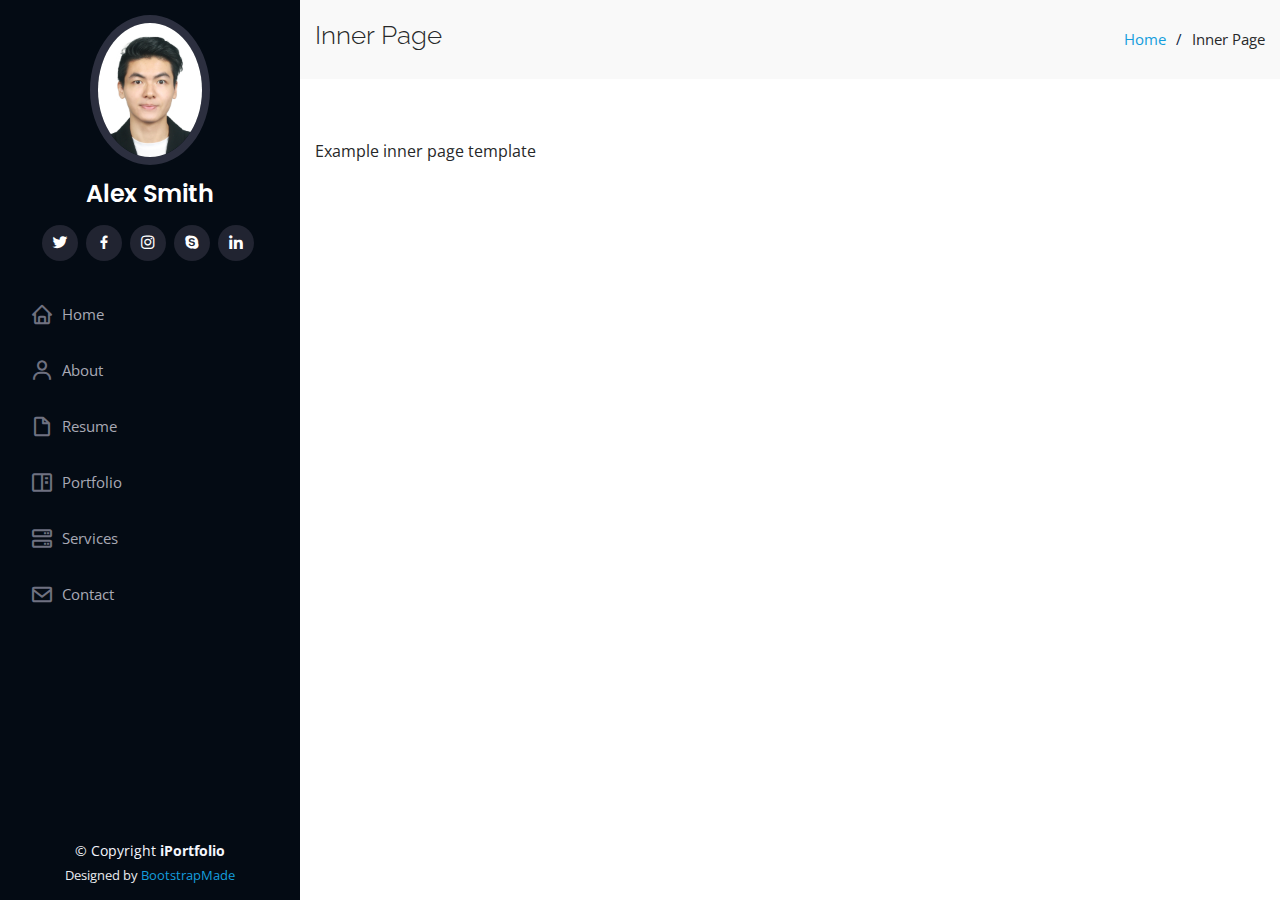
<file: inner-page.html>
<!DOCTYPE html>
<html lang="en">

<head>
  <meta charset="utf-8">
  <meta content="width=device-width, initial-scale=1.0" name="viewport">

  <title>Inner Page - iPortfolio Bootstrap Template</title>
  <meta content="" name="descriptison">
  <meta content="" name="keywords">

  <!-- Favicons -->
  <link href="assets/img/favicon.png" rel="icon">
  <link href="assets/img/apple-touch-icon.png" rel="apple-touch-icon">

  <!-- Google Fonts -->
  <link href="https://fonts.googleapis.com/css?family=Open+Sans:300,300i,400,400i,600,600i,700,700i|Raleway:300,300i,400,400i,500,500i,600,600i,700,700i|Poppins:300,300i,400,400i,500,500i,600,600i,700,700i" rel="stylesheet">

  <!-- Vendor CSS Files -->
  <link href="assets/vendor/bootstrap/css/bootstrap.min.css" rel="stylesheet">
  <link href="assets/vendor/icofont/icofont.min.css" rel="stylesheet">
  <link href="assets/vendor/boxicons/css/boxicons.min.css" rel="stylesheet">
  <link href="assets/vendor/venobox/venobox.css" rel="stylesheet">
  <link href="assets/vendor/owl.carousel/assets/owl.carousel.min.css" rel="stylesheet">
  <link href="assets/vendor/aos/aos.css" rel="stylesheet">

  <!-- Template Main CSS File -->
  <link href="assets/css/style.css" rel="stylesheet">

  <!-- =======================================================
  * Template Name: iPortfolio - v1.3.0
  * Template URL: https://bootstrapmade.com/iportfolio-bootstrap-portfolio-websites-template/
  * Author: BootstrapMade.com
  * License: https://bootstrapmade.com/license/
  ======================================================== -->
</head>

<body>

  <!-- ======= Mobile nav toggle button ======= -->
  <button type="button" class="mobile-nav-toggle d-xl-none"><i class="icofont-navigation-menu"></i></button>

  <!-- ======= Header ======= -->
  <header id="header">
    <div class="d-flex flex-column">

      <div class="profile">
        <img src="assets/img/profile-img.jpg" alt="" class="img-fluid rounded-circle">
        <h1 class="text-light"><a href="index.html">Alex Smith</a></h1>
        <div class="social-links mt-3 text-center">
          <a href="#" class="twitter"><i class="bx bxl-twitter"></i></a>
          <a href="#" class="facebook"><i class="bx bxl-facebook"></i></a>
          <a href="#" class="instagram"><i class="bx bxl-instagram"></i></a>
          <a href="#" class="google-plus"><i class="bx bxl-skype"></i></a>
          <a href="#" class="linkedin"><i class="bx bxl-linkedin"></i></a>
        </div>
      </div>

      <nav class="nav-menu">
        <ul>
          <li><a href="index.html"><i class="bx bx-home"></i> <span>Home</span></a></li>
          <li><a href="#about"><i class="bx bx-user"></i> <span>About</span></a></li>
          <li><a href="#resume"><i class="bx bx-file-blank"></i> <span>Resume</span></a></li>
          <li><a href="#portfolio"><i class="bx bx-book-content"></i> Portfolio</a></li>
          <li><a href="#services"><i class="bx bx-server"></i> Services</a></li>
          <li><a href="#contact"><i class="bx bx-envelope"></i> Contact</a></li>

        </ul>
      </nav><!-- .nav-menu -->
      <button type="button" class="mobile-nav-toggle d-xl-none"><i class="icofont-navigation-menu"></i></button>

    </div>
  </header><!-- End Header -->

  <main id="main">

    <!-- ======= Breadcrumbs ======= -->
    <section class="breadcrumbs">
      <div class="container">

        <div class="d-flex justify-content-between align-items-center">
          <h2>Inner Page</h2>
          <ol>
            <li><a href="index.html">Home</a></li>
            <li>Inner Page</li>
          </ol>
        </div>

      </div>
    </section><!-- End Breadcrumbs -->

    <section class="inner-page">
      <div class="container">
        <p>
          Example inner page template
        </p>
      </div>
    </section>

  </main><!-- End #main -->

  <!-- ======= Footer ======= -->
  <footer id="footer">
    <div class="container">
      <div class="copyright">
        &copy; Copyright <strong><span>iPortfolio</span></strong>
      </div>
      <div class="credits">
        <!-- All the links in the footer should remain intact. -->
        <!-- You can delete the links only if you purchased the pro version. -->
        <!-- Licensing information: https://bootstrapmade.com/license/ -->
        <!-- Purchase the pro version with working PHP/AJAX contact form: https://bootstrapmade.com/iportfolio-bootstrap-portfolio-websites-template/ -->
        Designed by <a href="https://bootstrapmade.com/">BootstrapMade</a>
      </div>
    </div>
  </footer><!-- End  Footer -->

  <a href="#" class="back-to-top"><i class="icofont-simple-up"></i></a>

  <!-- Vendor JS Files -->
  <script src="assets/vendor/jquery/jquery.min.js"></script>
  <script src="assets/vendor/bootstrap/js/bootstrap.bundle.min.js"></script>
  <script src="assets/vendor/jquery.easing/jquery.easing.min.js"></script>
  <script src="assets/vendor/php-email-form/validate.js"></script>
  <script src="assets/vendor/waypoints/jquery.waypoints.min.js"></script>
  <script src="assets/vendor/counterup/counterup.min.js"></script>
  <script src="assets/vendor/isotope-layout/isotope.pkgd.min.js"></script>
  <script src="assets/vendor/venobox/venobox.min.js"></script>
  <script src="assets/vendor/owl.carousel/owl.carousel.min.js"></script>
  <script src="assets/vendor/typed.js/typed.min.js"></script>
  <script src="assets/vendor/aos/aos.js"></script>

  <!-- Template Main JS File -->
  <script src="assets/js/main.js"></script>

</body>

</html>
</file>
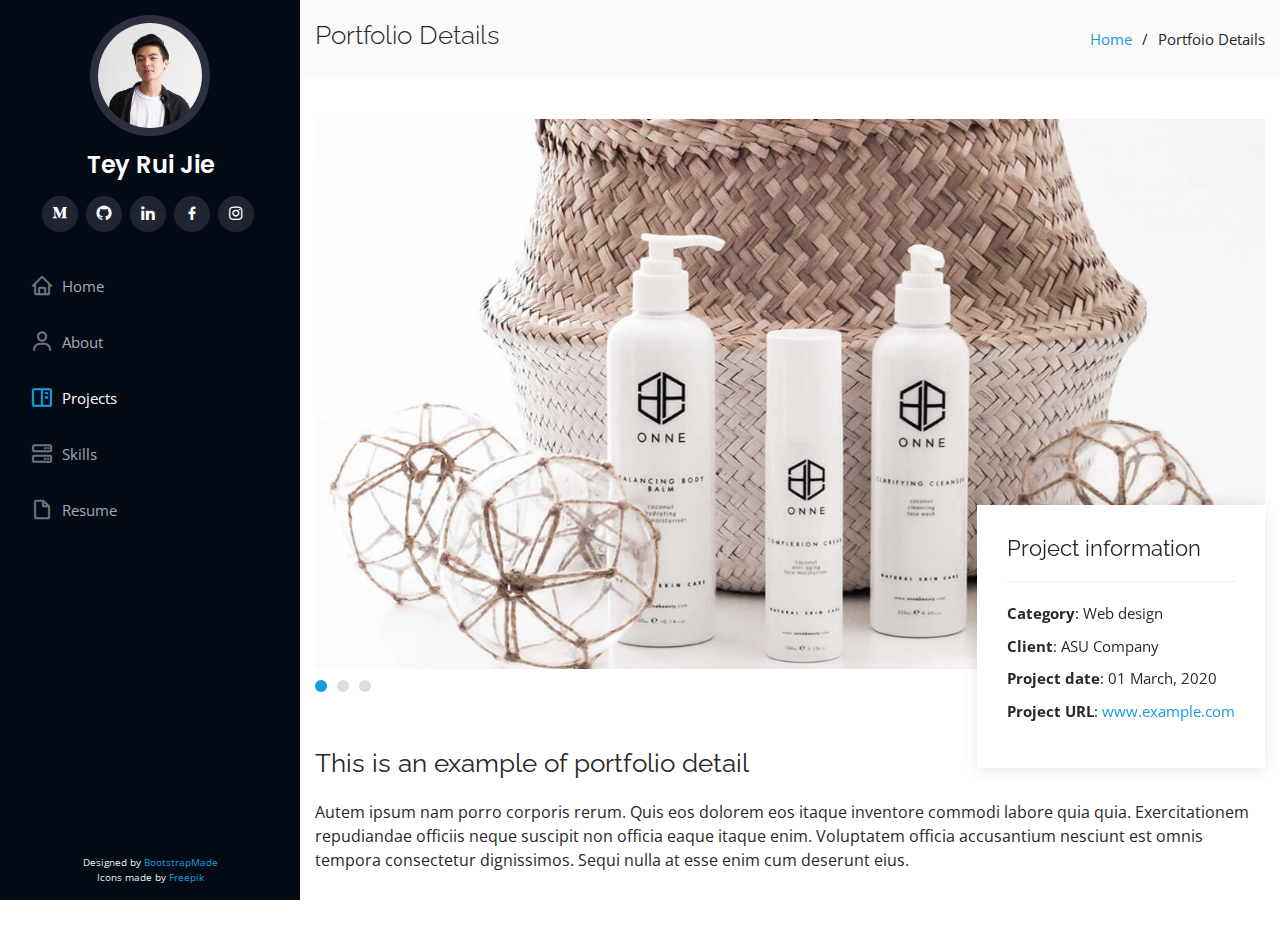
<file: portfolio-details.html>
<!DOCTYPE html>
<html lang="en">

<head>
    <meta charset="utf-8">
    <meta content="width=device-width, initial-scale=1.0" name="viewport">

    <title>Portfolio Details - iPortfolio Bootstrap Template</title>
    <meta content="" name="descriptison">
    <meta content="" name="keywords">

    <!-- Favicons -->
    <link href="assets/img/favicon.png" rel="icon">
    <link href="assets/img/apple-touch-icon.png" rel="apple-touch-icon">

    <!-- Google Fonts -->
    <link href="https://fonts.googleapis.com/css?family=Open+Sans:300,300i,400,400i,600,600i,700,700i|Raleway:300,300i,400,400i,500,500i,600,600i,700,700i|Poppins:300,300i,400,400i,500,500i,600,600i,700,700i" rel="stylesheet">

    <!-- Vendor CSS Files -->
    <link href="assets/vendor/bootstrap/css/bootstrap.min.css" rel="stylesheet">
    <link href="assets/vendor/icofont/icofont.min.css" rel="stylesheet">
    <link href="assets/vendor/boxicons/css/boxicons.min.css" rel="stylesheet">
    <link href="assets/vendor/venobox/venobox.css" rel="stylesheet">
    <link href="assets/vendor/owl.carousel/assets/owl.carousel.min.css" rel="stylesheet">
    <link href="assets/vendor/aos/aos.css" rel="stylesheet">

    <!-- Template Main CSS File -->
    <link href="assets/css/style.css" rel="stylesheet">

    <!-- =======================================================
  * Template Name: iPortfolio - v1.3.0
  * Template URL: https://bootstrapmade.com/iportfolio-bootstrap-portfolio-websites-template/
  * Author: BootstrapMade.com
  * License: https://bootstrapmade.com/license/
  ======================================================== -->
</head>

<body>

    <!-- ======= Mobile nav toggle button ======= -->
    <button type="button" class="mobile-nav-toggle d-xl-none"><i class="icofont-navigation-menu"></i></button>

    <!-- ======= Header ======= -->
    <header id="header">
        <div class="d-flex flex-column">

            <div class="profile">
                <img src="assets/img/profile-img1.jpg" alt="" class="img-fluid rounded-circle">
                <h1 class="text-light"><a href="index.html">Tey Rui Jie</a></h1>
                <div class="social-links mt-3 text-center">
                    <a href="https://medium.com/@teyruijie" target="_blank" class="medium"><i class="bx bxl-medium"></i></a>
                    <a href="https://github.com/Ruijie218" target="_blank" class="github"><i class="bx bxl-github"></i></a>
                    <a href="https://www.linkedin.com/in/rui-jie-tey/" target="_blank" class="linkedin"><i class="bx bxl-linkedin"></i></a>
                    <a href="https://www.facebook.com/RuiJie97" target="_blank" class="facebook"><i class="bx bxl-facebook"></i></a>
                    <a href="https://www.instagram.com/ruijie97" target="_blank" class="instagram"><i class="bx bxl-instagram"></i></a>

                </div>
            </div>

            <nav class="nav-menu">
                <ul>
                    <li><a href="index.html"><i class="bx bx-home"></i> <span>Home</span></a></li>
                    <li><a href="index.html"><i class="bx bx-user"></i> <span>About</span></a></li>
                    <li class="active"><a href="index.html"><i class="bx bx-book-content"></i> Projects</a></li>
                    <li><a href="index.html"><i class="bx bx-server"></i> Skills</a></li>
                    <li><a href="index.html"><i class="bx bx-file-blank"></i> <span>Resume</span></a></li>
                    <!-- <li><a href="#contact"><i class="bx bx-envelope"></i> Contact</a></li> -->

                </ul>
            </nav>
            <!-- .nav-menu -->
            <button type="button" class="mobile-nav-toggle d-xl-none"><i class="icofont-navigation-menu"></i></button>

        </div>
    </header>
    <!-- End Header -->

    <main id="main">

        <!-- ======= Breadcrumbs ======= -->
        <section id="breadcrumbs" class="breadcrumbs">
            <div class="container">

                <div class="d-flex justify-content-between align-items-center">
                    <h2>Portfolio Details</h2>
                    <ol>
                        <li><a href="index.html">Home</a></li>
                        <li>Portfoio Details</li>
                    </ol>
                </div>

            </div>
        </section>
        <!-- End Breadcrumbs -->

        <!-- ======= Portfolio Details Section ======= -->
        <section id="portfolio-details" class="portfolio-details">
            <div class="container">

                <div class="portfolio-details-container">

                    <div class="owl-carousel portfolio-details-carousel">
                        <img src="assets/img/portfolio-details-1.jpg" class="img-fluid" alt="">
                        <img src="assets/img/portfolio-details-2.jpg" class="img-fluid" alt="">
                        <img src="assets/img/portfolio-details-3.jpg" class="img-fluid" alt="">
                    </div>

                    <div class="portfolio-info">
                        <h3>Project information</h3>
                        <ul>
                            <li><strong>Category</strong>: Web design</li>
                            <li><strong>Client</strong>: ASU Company</li>
                            <li><strong>Project date</strong>: 01 March, 2020</li>
                            <li><strong>Project URL</strong>: <a href="#">www.example.com</a></li>
                        </ul>
                    </div>

                </div>

                <div class="portfolio-description">
                    <h2>This is an example of portfolio detail</h2>
                    <p>
                        Autem ipsum nam porro corporis rerum. Quis eos dolorem eos itaque inventore commodi labore quia quia. Exercitationem repudiandae officiis neque suscipit non officia eaque itaque enim. Voluptatem officia accusantium nesciunt est omnis tempora consectetur
                        dignissimos. Sequi nulla at esse enim cum deserunt eius.
                    </p>
                </div>

            </div>
        </section>
        <!-- End Portfolio Details Section -->

    </main>
    <!-- End #main -->

    <!-- ======= Footer ======= -->
    <footer id="footer">
        <div class="container">
            <div class="copyright">
                <!-- &copy; Copyright <strong><span>iPortfolio</span></strong> -->
            </div>
            <div class="credits" style="font-size: x-small;">
                <!-- All the links in the footer should remain intact. -->
                <!-- You can delete the links only if you purchased the pro version. -->
                <!-- Licensing information: https://bootstrapmade.com/license/ -->
                <!-- Purchase the pro version with working PHP/AJAX contact form: https://bootstrapmade.com/iportfolio-bootstrap-portfolio-websites-template/ -->
                Designed by <a href="https://bootstrapmade.com/" target="_blank">BootstrapMade</a>
                <br> Icons made by <a href="https://www.freepik.com" target="_blank" title="Freepik">Freepik</a>
            </div>
        </div>
    </footer>
    <!-- End  Footer -->

    <a href="#" class="back-to-top"><i class="icofont-simple-up"></i></a>

    <!-- Vendor JS Files -->
    <script src="assets/vendor/jquery/jquery.min.js"></script>
    <script src="assets/vendor/bootstrap/js/bootstrap.bundle.min.js"></script>
    <script src="assets/vendor/jquery.easing/jquery.easing.min.js"></script>
    <script src="assets/vendor/php-email-form/validate.js"></script>
    <script src="assets/vendor/waypoints/jquery.waypoints.min.js"></script>
    <script src="assets/vendor/counterup/counterup.min.js"></script>
    <script src="assets/vendor/isotope-layout/isotope.pkgd.min.js"></script>
    <script src="assets/vendor/venobox/venobox.min.js"></script>
    <script src="assets/vendor/owl.carousel/owl.carousel.min.js"></script>
    <script src="assets/vendor/typed.js/typed.min.js"></script>
    <script src="assets/vendor/aos/aos.js"></script>

    <!-- Template Main JS File -->
    <script src="assets/js/main.js"></script>

</body>

</html>
</file>
<file: assets/vendor/venobox/venobox.css>
/* ------ venobox.css --------*/
.vbox-overlay *, .vbox-overlay *:before, .vbox-overlay *:after{
    -webkit-backface-visibility: hidden;
    -webkit-box-sizing:border-box;
    -moz-box-sizing:border-box;
    box-sizing:border-box;
}
.vbox-overlay * { 
    -webkit-backface-visibility: visible;
    backface-visibility: visible;
}
.vbox-overlay{
    display: -webkit-flex;
    display: flex;
    -webkit-flex-direction: column;
    flex-direction: column;
    -webkit-justify-content: center;
    justify-content: center;
    -webkit-align-items: center;
    align-items: center;
    position: fixed;
    left: 0;
    top: 0;
    bottom: 0;
    right: 0;
    z-index: 999999;
}

/* ----- navigation ----- */
.vbox-title{
    width: 100%;
    height: 40px;
    float: left;
    text-align: center;
    line-height: 28px;
    font-size: 12px;
    padding: 6px 50px;
    overflow: hidden;
    position: fixed;
    display: none;
    left: 0;
    z-index: 89;
}
.vbox-close{
    cursor: pointer;
    position: fixed;
    top: -1px;
    right: 0;
    width: 50px;
    height: 40px;
    padding: 6px;
    display: block;
    background-position:10px center;
    overflow: hidden;
    font-size: 24px;
    line-height: 1;
    text-align: center;
    z-index: 99;
}
.vbox-left{
    cursor: pointer;
    position: fixed;
    left: 0;
    height: 40px;
    overflow: hidden;
    line-height: 28px;
    font-size: 12px;
    z-index: 99;
    display: flex;
    align-items:center;
}
.vbox-num{
    display: inline-block;
    margin: 6px 0 6px 15px;
}
/* ----- Social share ----- */
.vbox-share{
    line-height: 28px;
    font-size: 12px;
    overflow: hidden;
    position: fixed;
    left: 0;
    z-index: 98;
    display: flex;
    align-items:center;
    justify-content: center;
    width: 100%;
    text-align: center;
}
.vbox-share svg{
    max-height: 28px;
    width: 28px;
    z-index: 10;
    margin-left: 12px;
    margin-top: 6px;
    margin-bottom: 6px;
    vertical-align: middle;
}


/* ----- navigation ARROWS ----- */
.vbox-next, .vbox-prev{
    position: fixed;
    top: 50%;
    margin-top: -15px;
    overflow: hidden;
    cursor: pointer;
    display: block;
    width: 45px;
    height: 45px;
    z-index: 99;
}
.vbox-next span, .vbox-prev span{
    position: relative;
    width: 20px;
    height: 20px;
    border: 2px solid transparent;
    border-top-color: #B6B6B6;
    border-right-color: #B6B6B6;
    text-indent: -100px;
    position: absolute;
    top: 8px;
    display: block;
}
.vbox-prev{
    left: 15px;
}
.vbox-next{
    right: 15px;
}
.vbox-prev span{
    left: 10px;
    -ms-transform: rotate(-135deg);
    -webkit-transform: rotate(-135deg);
    transform: rotate(-135deg);
}
.vbox-next span{
    -ms-transform: rotate(45deg);
    -webkit-transform: rotate(45deg);
    transform: rotate(45deg);
    right: 10px;
}
/* ------- inline window ------ */
.vbox-inline{
    width: 420px;
    height: 315px;
    height: 70vh;
    padding: 10px;
    background: #fff;
    margin: 0 auto;
    overflow: auto;
    text-align: left;
}
/* ------- Video & iFrames window ------ */
.venoframe{
    max-width: 100%;
    width: 100%;
    border: none;
    width: 100%;
    height: 260px;
    height: 70vh;
}
.venoframe.vbvid{
    height: 260px;
}
@media (min-width: 768px) {
    .venoframe, .vbox-inline{
        width: 90%;
        height: 360px;
        height: 70vh;
    }
    .venoframe.vbvid{
        width: 640px;
        height: 360px;
    }
}
@media (min-width: 992px) {
    .venoframe, .vbox-inline{
        max-width: 1200px;
        width: 80%;
        height: 540px;
        height: 70vh;
    }
    .venoframe.vbvid{
        width: 960px;
        height: 540px;
    }
}
/* 
Please do NOT edit this part! 
or at least read this note: http://i.imgur.com/7C0ws9e.gif
*/
.vbox-open{
    overflow: hidden;
}
.vbox-container{
    position: absolute;
    left: 0;
    right: 0;
    top: 0;
    bottom: 0;
    overflow-x: hidden;
    overflow-y: scroll;
    overflow-scrolling: touch;
    -webkit-overflow-scrolling: touch;
    z-index: 20;
    max-height: 100%;

}

.vbox-content{
    text-align: center;
    float: left;
    width: 100%;
    position: relative;
    overflow: hidden;
    padding: 20px 4%;
}
.vbox-container img{
    max-width: 100%;
    height: auto;
}
.vbox-figlio{
    box-shadow: 0 0 12px rgba(0,0,0,0.19), 0 6px 6px rgba(0,0,0,0.23);
    max-width: 100%;
    text-align: initial;
}
img.vbox-figlio{
    -webkit-user-select: none;
-khtml-user-select: none;
-moz-user-select: none;
-o-user-select: none;
user-select: none;
}
.vbox-content.swipe-left{
    margin-left: -200px !important;
}
.vbox-content.swipe-right{
    margin-left: 200px !important;
}
.vbox-animated{
    webkit-transition: margin 300ms ease-out;
    transition: margin 300ms ease-out;
}

/* ---------- preloader ----------
 * SPINKIT 
 * http://tobiasahlin.com/spinkit/
-------------------------------- */
.sk-double-bounce,.sk-rotating-plane{width:40px;height:40px;margin:40px auto}.sk-rotating-plane{background-color:#333;-webkit-animation:sk-rotatePlane 1.2s infinite ease-in-out;animation:sk-rotatePlane 1.2s infinite ease-in-out}@-webkit-keyframes sk-rotatePlane{0%{-webkit-transform:perspective(120px) rotateX(0) rotateY(0);transform:perspective(120px) rotateX(0) rotateY(0)}50%{-webkit-transform:perspective(120px) rotateX(-180.1deg) rotateY(0);transform:perspective(120px) rotateX(-180.1deg) rotateY(0)}100%{-webkit-transform:perspective(120px) rotateX(-180deg) rotateY(-179.9deg);transform:perspective(120px) rotateX(-180deg) rotateY(-179.9deg)}}@keyframes sk-rotatePlane{0%{-webkit-transform:perspective(120px) rotateX(0) rotateY(0);transform:perspective(120px) rotateX(0) rotateY(0)}50%{-webkit-transform:perspective(120px) rotateX(-180.1deg) rotateY(0);transform:perspective(120px) rotateX(-180.1deg) rotateY(0)}100%{-webkit-transform:perspective(120px) rotateX(-180deg) rotateY(-179.9deg);transform:perspective(120px) rotateX(-180deg) rotateY(-179.9deg)}}.sk-double-bounce{position:relative}.sk-double-bounce .sk-child{width:100%;height:100%;border-radius:50%;background-color:#333;opacity:.6;position:absolute;top:0;left:0;-webkit-animation:sk-doubleBounce 2s infinite ease-in-out;animation:sk-doubleBounce 2s infinite ease-in-out}.sk-chasing-dots .sk-child,.sk-spinner-pulse,.sk-three-bounce .sk-child{background-color:#333;border-radius:100%}.sk-double-bounce .sk-double-bounce2{-webkit-animation-delay:-1s;animation-delay:-1s}@-webkit-keyframes sk-doubleBounce{0%,100%{-webkit-transform:scale(0);transform:scale(0)}50%{-webkit-transform:scale(1);transform:scale(1)}}@keyframes sk-doubleBounce{0%,100%{-webkit-transform:scale(0);transform:scale(0)}50%{-webkit-transform:scale(1);transform:scale(1)}}.sk-wave{margin:40px auto;width:50px;height:40px;text-align:center;font-size:10px}.sk-wave .sk-rect{background-color:#333;height:100%;width:6px;display:inline-block;-webkit-animation:sk-waveStretchDelay 1.2s infinite ease-in-out;animation:sk-waveStretchDelay 1.2s infinite ease-in-out}.sk-wave .sk-rect1{-webkit-animation-delay:-1.2s;animation-delay:-1.2s}.sk-wave .sk-rect2{-webkit-animation-delay:-1.1s;animation-delay:-1.1s}.sk-wave .sk-rect3{-webkit-animation-delay:-1s;animation-delay:-1s}.sk-wave .sk-rect4{-webkit-animation-delay:-.9s;animation-delay:-.9s}.sk-wave .sk-rect5{-webkit-animation-delay:-.8s;animation-delay:-.8s}@-webkit-keyframes sk-waveStretchDelay{0%,100%,40%{-webkit-transform:scaleY(.4);transform:scaleY(.4)}20%{-webkit-transform:scaleY(1);transform:scaleY(1)}}@keyframes sk-waveStretchDelay{0%,100%,40%{-webkit-transform:scaleY(.4);transform:scaleY(.4)}20%{-webkit-transform:scaleY(1);transform:scaleY(1)}}.sk-wandering-cubes{margin:40px auto;width:40px;height:40px;position:relative}.sk-wandering-cubes .sk-cube{background-color:#333;width:10px;height:10px;position:absolute;top:0;left:0;-webkit-animation:sk-wanderingCube 1.8s ease-in-out -1.8s infinite both;animation:sk-wanderingCube 1.8s ease-in-out -1.8s infinite both}.sk-chasing-dots,.sk-spinner-pulse{width:40px;height:40px;margin:40px auto}.sk-wandering-cubes .sk-cube2{-webkit-animation-delay:-.9s;animation-delay:-.9s}@-webkit-keyframes sk-wanderingCube{0%{-webkit-transform:rotate(0);transform:rotate(0)}25%{-webkit-transform:translateX(30px) rotate(-90deg) scale(.5);transform:translateX(30px) rotate(-90deg) scale(.5)}50%{-webkit-transform:translateX(30px) translateY(30px) rotate(-179deg);transform:translateX(30px) translateY(30px) rotate(-179deg)}50.1%{-webkit-transform:translateX(30px) translateY(30px) rotate(-180deg);transform:translateX(30px) translateY(30px) rotate(-180deg)}75%{-webkit-transform:translateX(0) translateY(30px) rotate(-270deg) scale(.5);transform:translateX(0) translateY(30px) rotate(-270deg) scale(.5)}100%{-webkit-transform:rotate(-360deg);transform:rotate(-360deg)}}@keyframes sk-wanderingCube{0%{-webkit-transform:rotate(0);transform:rotate(0)}25%{-webkit-transform:translateX(30px) rotate(-90deg) scale(.5);transform:translateX(30px) rotate(-90deg) scale(.5)}50%{-webkit-transform:translateX(30px) translateY(30px) rotate(-179deg);transform:translateX(30px) translateY(30px) rotate(-179deg)}50.1%{-webkit-transform:translateX(30px) translateY(30px) rotate(-180deg);transform:translateX(30px) translateY(30px) rotate(-180deg)}75%{-webkit-transform:translateX(0) translateY(30px) rotate(-270deg) scale(.5);transform:translateX(0) translateY(30px) rotate(-270deg) scale(.5)}100%{-webkit-transform:rotate(-360deg);transform:rotate(-360deg)}}.sk-spinner-pulse{-webkit-animation:sk-pulseScaleOut 1s infinite ease-in-out;animation:sk-pulseScaleOut 1s infinite ease-in-out}@-webkit-keyframes sk-pulseScaleOut{0%{-webkit-transform:scale(0);transform:scale(0)}100%{-webkit-transform:scale(1);transform:scale(1);opacity:0}}@keyframes sk-pulseScaleOut{0%{-webkit-transform:scale(0);transform:scale(0)}100%{-webkit-transform:scale(1);transform:scale(1);opacity:0}}.sk-chasing-dots{position:relative;text-align:center;-webkit-animation:sk-chasingDotsRotate 2s infinite linear;animation:sk-chasingDotsRotate 2s infinite linear}.sk-chasing-dots .sk-child{width:60%;height:60%;display:inline-block;position:absolute;top:0;-webkit-animation:sk-chasingDotsBounce 2s infinite ease-in-out;animation:sk-chasingDotsBounce 2s infinite ease-in-out}.sk-chasing-dots .sk-dot2{top:auto;bottom:0;-webkit-animation-delay:-1s;animation-delay:-1s}@-webkit-keyframes sk-chasingDotsRotate{100%{-webkit-transform:rotate(360deg);transform:rotate(360deg)}}@keyframes sk-chasingDotsRotate{100%{-webkit-transform:rotate(360deg);transform:rotate(360deg)}}@-webkit-keyframes sk-chasingDotsBounce{0%,100%{-webkit-transform:scale(0);transform:scale(0)}50%{-webkit-transform:scale(1);transform:scale(1)}}@keyframes sk-chasingDotsBounce{0%,100%{-webkit-transform:scale(0);transform:scale(0)}50%{-webkit-transform:scale(1);transform:scale(1)}}.sk-three-bounce{margin:40px auto;width:80px;text-align:center}.sk-three-bounce .sk-child{width:20px;height:20px;display:inline-block;-webkit-animation:sk-three-bounce 1.4s ease-in-out 0s infinite both;animation:sk-three-bounce 1.4s ease-in-out 0s infinite both}.sk-circle .sk-child:before,.sk-fading-circle .sk-circle:before{display:block;border-radius:100%;content:'';background-color:#333}.sk-three-bounce .sk-bounce1{-webkit-animation-delay:-.32s;animation-delay:-.32s}.sk-three-bounce .sk-bounce2{-webkit-animation-delay:-.16s;animation-delay:-.16s}@-webkit-keyframes sk-three-bounce{0%,100%,80%{-webkit-transform:scale(0);transform:scale(0)}40%{-webkit-transform:scale(1);transform:scale(1)}}@keyframes sk-three-bounce{0%,100%,80%{-webkit-transform:scale(0);transform:scale(0)}40%{-webkit-transform:scale(1);transform:scale(1)}}.sk-circle{margin:40px auto;width:40px;height:40px;position:relative}.sk-circle .sk-child{width:100%;height:100%;position:absolute;left:0;top:0}.sk-circle .sk-child:before{margin:0 auto;width:15%;height:15%;-webkit-animation:sk-circleBounceDelay 1.2s infinite ease-in-out both;animation:sk-circleBounceDelay 1.2s infinite ease-in-out both}.sk-circle .sk-circle2{-webkit-transform:rotate(30deg);-ms-transform:rotate(30deg);transform:rotate(30deg)}.sk-circle .sk-circle3{-webkit-transform:rotate(60deg);-ms-transform:rotate(60deg);transform:rotate(60deg)}.sk-circle .sk-circle4{-webkit-transform:rotate(90deg);-ms-transform:rotate(90deg);transform:rotate(90deg)}.sk-circle .sk-circle5{-webkit-transform:rotate(120deg);-ms-transform:rotate(120deg);transform:rotate(120deg)}.sk-circle .sk-circle6{-webkit-transform:rotate(150deg);-ms-transform:rotate(150deg);transform:rotate(150deg)}.sk-circle .sk-circle7{-webkit-transform:rotate(180deg);-ms-transform:rotate(180deg);transform:rotate(180deg)}.sk-circle .sk-circle8{-webkit-transform:rotate(210deg);-ms-transform:rotate(210deg);transform:rotate(210deg)}.sk-circle .sk-circle9{-webkit-transform:rotate(240deg);-ms-transform:rotate(240deg);transform:rotate(240deg)}.sk-circle .sk-circle10{-webkit-transform:rotate(270deg);-ms-transform:rotate(270deg);transform:rotate(270deg)}.sk-circle .sk-circle11{-webkit-transform:rotate(300deg);-ms-transform:rotate(300deg);transform:rotate(300deg)}.sk-circle .sk-circle12{-webkit-transform:rotate(330deg);-ms-transform:rotate(330deg);transform:rotate(330deg)}.sk-circle .sk-circle2:before{-webkit-animation-delay:-1.1s;animation-delay:-1.1s}.sk-circle .sk-circle3:before{-webkit-animation-delay:-1s;animation-delay:-1s}.sk-circle .sk-circle4:before{-webkit-animation-delay:-.9s;animation-delay:-.9s}.sk-circle .sk-circle5:before{-webkit-animation-delay:-.8s;animation-delay:-.8s}.sk-circle .sk-circle6:before{-webkit-animation-delay:-.7s;animation-delay:-.7s}.sk-circle .sk-circle7:before{-webkit-animation-delay:-.6s;animation-delay:-.6s}.sk-circle .sk-circle8:before{-webkit-animation-delay:-.5s;animation-delay:-.5s}.sk-circle .sk-circle9:before{-webkit-animation-delay:-.4s;animation-delay:-.4s}.sk-circle .sk-circle10:before{-webkit-animation-delay:-.3s;animation-delay:-.3s}.sk-circle .sk-circle11:before{-webkit-animation-delay:-.2s;animation-delay:-.2s}.sk-circle .sk-circle12:before{-webkit-animation-delay:-.1s;animation-delay:-.1s}@-webkit-keyframes sk-circleBounceDelay{0%,100%,80%{-webkit-transform:scale(0);transform:scale(0)}40%{-webkit-transform:scale(1);transform:scale(1)}}@keyframes sk-circleBounceDelay{0%,100%,80%{-webkit-transform:scale(0);transform:scale(0)}40%{-webkit-transform:scale(1);transform:scale(1)}}.sk-cube-grid{width:40px;height:40px;margin:40px auto}.sk-cube-grid .sk-cube{width:33.33%;height:33.33%;background-color:#333;float:left;-webkit-animation:sk-cubeGridScaleDelay 1.3s infinite ease-in-out;animation:sk-cubeGridScaleDelay 1.3s infinite ease-in-out}.sk-cube-grid .sk-cube1{-webkit-animation-delay:.2s;animation-delay:.2s}.sk-cube-grid .sk-cube2{-webkit-animation-delay:.3s;animation-delay:.3s}.sk-cube-grid .sk-cube3{-webkit-animation-delay:.4s;animation-delay:.4s}.sk-cube-grid .sk-cube4{-webkit-animation-delay:.1s;animation-delay:.1s}.sk-cube-grid .sk-cube5{-webkit-animation-delay:.2s;animation-delay:.2s}.sk-cube-grid .sk-cube6{-webkit-animation-delay:.3s;animation-delay:.3s}.sk-cube-grid .sk-cube7{-webkit-animation-delay:0ms;animation-delay:0ms}.sk-cube-grid .sk-cube8{-webkit-animation-delay:.1s;animation-delay:.1s}.sk-cube-grid .sk-cube9{-webkit-animation-delay:.2s;animation-delay:.2s}@-webkit-keyframes sk-cubeGridScaleDelay{0%,100%,70%{-webkit-transform:scale3D(1,1,1);transform:scale3D(1,1,1)}35%{-webkit-transform:scale3D(0,0,1);transform:scale3D(0,0,1)}}@keyframes sk-cubeGridScaleDelay{0%,100%,70%{-webkit-transform:scale3D(1,1,1);transform:scale3D(1,1,1)}35%{-webkit-transform:scale3D(0,0,1);transform:scale3D(0,0,1)}}.sk-fading-circle{margin:40px auto;width:40px;height:40px;position:relative}.sk-fading-circle .sk-circle{width:100%;height:100%;position:absolute;left:0;top:0}.sk-fading-circle .sk-circle:before{margin:0 auto;width:15%;height:15%;-webkit-animation:sk-circleFadeDelay 1.2s infinite ease-in-out both;animation:sk-circleFadeDelay 1.2s infinite ease-in-out both}.sk-fading-circle .sk-circle2{-webkit-transform:rotate(30deg);-ms-transform:rotate(30deg);transform:rotate(30deg)}.sk-fading-circle .sk-circle3{-webkit-transform:rotate(60deg);-ms-transform:rotate(60deg);transform:rotate(60deg)}.sk-fading-circle .sk-circle4{-webkit-transform:rotate(90deg);-ms-transform:rotate(90deg);transform:rotate(90deg)}.sk-fading-circle .sk-circle5{-webkit-transform:rotate(120deg);-ms-transform:rotate(120deg);transform:rotate(120deg)}.sk-fading-circle .sk-circle6{-webkit-transform:rotate(150deg);-ms-transform:rotate(150deg);transform:rotate(150deg)}.sk-fading-circle .sk-circle7{-webkit-transform:rotate(180deg);-ms-transform:rotate(180deg);transform:rotate(180deg)}.sk-fading-circle .sk-circle8{-webkit-transform:rotate(210deg);-ms-transform:rotate(210deg);transform:rotate(210deg)}.sk-fading-circle .sk-circle9{-webkit-transform:rotate(240deg);-ms-transform:rotate(240deg);transform:rotate(240deg)}.sk-fading-circle .sk-circle10{-webkit-transform:rotate(270deg);-ms-transform:rotate(270deg);transform:rotate(270deg)}.sk-fading-circle .sk-circle11{-webkit-transform:rotate(300deg);-ms-transform:rotate(300deg);transform:rotate(300deg)}.sk-fading-circle .sk-circle12{-webkit-transform:rotate(330deg);-ms-transform:rotate(330deg);transform:rotate(330deg)}.sk-fading-circle .sk-circle2:before{-webkit-animation-delay:-1.1s;animation-delay:-1.1s}.sk-fading-circle .sk-circle3:before{-webkit-animation-delay:-1s;animation-delay:-1s}.sk-fading-circle .sk-circle4:before{-webkit-animation-delay:-.9s;animation-delay:-.9s}.sk-fading-circle .sk-circle5:before{-webkit-animation-delay:-.8s;animation-delay:-.8s}.sk-fading-circle .sk-circle6:before{-webkit-animation-delay:-.7s;animation-delay:-.7s}.sk-fading-circle .sk-circle7:before{-webkit-animation-delay:-.6s;animation-delay:-.6s}.sk-fading-circle .sk-circle8:before{-webkit-animation-delay:-.5s;animation-delay:-.5s}.sk-fading-circle .sk-circle9:before{-webkit-animation-delay:-.4s;animation-delay:-.4s}.sk-fading-circle .sk-circle10:before{-webkit-animation-delay:-.3s;animation-delay:-.3s}.sk-fading-circle .sk-circle11:before{-webkit-animation-delay:-.2s;animation-delay:-.2s}.sk-fading-circle .sk-circle12:before{-webkit-animation-delay:-.1s;animation-delay:-.1s}@-webkit-keyframes sk-circleFadeDelay{0%,100%,39%{opacity:0}40%{opacity:1}}@keyframes sk-circleFadeDelay{0%,100%,39%{opacity:0}40%{opacity:1}}.sk-folding-cube{margin:40px auto;width:40px;height:40px;position:relative;-webkit-transform:rotateZ(45deg);transform:rotateZ(45deg)}.sk-folding-cube .sk-cube{float:left;width:50%;height:50%;position:relative;-webkit-transform:scale(1.1);-ms-transform:scale(1.1);transform:scale(1.1)}.sk-folding-cube .sk-cube:before{content:'';position:absolute;top:0;left:0;width:100%;height:100%;background-color:#333;-webkit-animation:sk-foldCubeAngle 2.4s infinite linear both;animation:sk-foldCubeAngle 2.4s infinite linear both;-webkit-transform-origin:100% 100%;-ms-transform-origin:100% 100%;transform-origin:100% 100%}.sk-folding-cube .sk-cube2{-webkit-transform:scale(1.1) rotateZ(90deg);transform:scale(1.1) rotateZ(90deg)}.sk-folding-cube .sk-cube3{-webkit-transform:scale(1.1) rotateZ(180deg);transform:scale(1.1) rotateZ(180deg)}.sk-folding-cube .sk-cube4{-webkit-transform:scale(1.1) rotateZ(270deg);transform:scale(1.1) rotateZ(270deg)}.sk-folding-cube .sk-cube2:before{-webkit-animation-delay:.3s;animation-delay:.3s}.sk-folding-cube .sk-cube3:before{-webkit-animation-delay:.6s;animation-delay:.6s}.sk-folding-cube .sk-cube4:before{-webkit-animation-delay:.9s;animation-delay:.9s}@-webkit-keyframes sk-foldCubeAngle{0%,10%{-webkit-transform:perspective(140px) rotateX(-180deg);transform:perspective(140px) rotateX(-180deg);opacity:0}25%,75%{-webkit-transform:perspective(140px) rotateX(0);transform:perspective(140px) rotateX(0);opacity:1}100%,90%{-webkit-transform:perspective(140px) rotateY(180deg);transform:perspective(140px) rotateY(180deg);opacity:0}}@keyframes sk-foldCubeAngle{0%,10%{-webkit-transform:perspective(140px) rotateX(-180deg);transform:perspective(140px) rotateX(-180deg);opacity:0}25%,75%{-webkit-transform:perspective(140px) rotateX(0);transform:perspective(140px) rotateX(0);opacity:1}100%,90%{-webkit-transform:perspective(140px) rotateY(180deg);transform:perspective(140px) rotateY(180deg);opacity:0}}
</file>
<file: assets/css/style.css>
/**
* Template Name: iPortfolio - v1.3.0
* Template URL: https://bootstrapmade.com/iportfolio-bootstrap-portfolio-websites-template/
* Author: BootstrapMade.com
* License: https://bootstrapmade.com/license/
*/


/*--------------------------------------------------------------
# General
--------------------------------------------------------------*/

body {
    font-family: "Open Sans", sans-serif;
    color: #272829;
}

a {
    color: #149ddd;
}

a:hover {
    color: #37b3ed;
    text-decoration: none;
}

h1,
h2,
h3,
h4,
h5,
h6 {
    font-family: "Raleway", sans-serif;
}


/*--------------------------------------------------------------
# Back to top button
--------------------------------------------------------------*/

.back-to-top {
    position: fixed;
    display: none;
    width: 40px;
    height: 40px;
    border-radius: 50px;
    right: 15px;
    bottom: 15px;
    background: #149ddd;
    color: #fff;
    transition: display 0.5s ease-in-out;
    z-index: 99999;
}

.back-to-top i {
    font-size: 24px;
    position: absolute;
    top: 7px;
    left: 8px;
}

.back-to-top:hover {
    color: #fff;
    background: #2eafec;
    transition: background 0.2s ease-in-out;
}


/*--------------------------------------------------------------
# Header
--------------------------------------------------------------*/

#header {
    position: fixed;
    top: 0;
    left: 0;
    bottom: 0;
    width: 300px;
    transition: all ease-in-out 0.5s;
    z-index: 9997;
    transition: all 0.5s;
    padding: 0 15px;
    background: #040b14;
    overflow-y: auto;
}

#header .profile img {
    margin: 15px auto;
    display: block;
    width: 120px;
    border: 8px solid #2c2f3f;
}

#header .profile h1 {
    font-size: 24px;
    margin: 0;
    padding: 0;
    font-weight: 600;
    -moz-text-align-last: center;
    text-align-last: center;
    font-family: "Poppins", sans-serif;
}

#header .profile h1 a,
#header .profile h1 a:hover {
    color: #fff;
    text-decoration: none;
}

#header .profile .social-links a {
    font-size: 18px;
    display: inline-block;
    background: #212431;
    color: #fff;
    line-height: 1;
    padding: 8px 0;
    margin-right: 4px;
    border-radius: 50%;
    text-align: center;
    width: 36px;
    height: 36px;
    transition: 0.3s;
}

#header .profile .social-links a:hover {
    background: #149ddd;
    color: #fff;
    text-decoration: none;
}

#main {
    margin-left: 300px;
}

@media (max-width: 1199px) {
    #header {
        left: -300px;
    }
    #main {
        margin-left: 0;
    }
}


/*--------------------------------------------------------------
# Navigation Menu
--------------------------------------------------------------*/


/* Desktop Navigation */

.nav-menu {
    padding-top: 30px;
}

.nav-menu * {
    margin: 0;
    padding: 0;
    list-style: none;
}

.nav-menu>ul>li {
    position: relative;
    white-space: nowrap;
}

.nav-menu a {
    display: flex;
    align-items: center;
    color: #a8a9b4;
    padding: 12px 15px;
    margin-bottom: 8px;
    transition: 0.3s;
    font-size: 15px;
}

.nav-menu a i {
    font-size: 24px;
    padding-right: 8px;
    color: #6f7180;
}

.nav-menu a:hover,
.nav-menu .active>a,
.nav-menu li:hover>a {
    text-decoration: none;
    color: #fff;
}

.nav-menu a:hover i,
.nav-menu .active>a i,
.nav-menu li:hover>a i {
    color: #149ddd;
}


/* Mobile Navigation */

.mobile-nav-toggle {
    position: fixed;
    right: 15px;
    top: 15px;
    z-index: 9998;
    border: 0;
    background: none;
    font-size: 24px;
    transition: all 0.4s;
    outline: none !important;
    line-height: 1;
    cursor: pointer;
    text-align: right;
}

.mobile-nav-toggle i {
    color: #149ddd;
}

.mobile-nav-active {
    overflow: hidden;
}

.mobile-nav-active #header {
    left: 0;
}

.mobile-nav-active .mobile-nav-toggle i {
    color: #fff;
}


/*--------------------------------------------------------------
# Hero Section
--------------------------------------------------------------*/

#hero {
    width: 100%;
    height: 100vh;
    background: url("../img/hero-bg.jpg") top center;
    background-size: cover;
}

#hero:before {
    content: "";
    background: rgba(5, 13, 24, 0.3);
    position: absolute;
    bottom: 0;
    top: 0;
    left: 0;
    right: 0;
    z-index: 1;
}

#hero .hero-container {
    position: relative;
    z-index: 2;
    min-width: 300px;
}

#hero h1 {
    margin: 0 0 10px 0;
    font-size: 64px;
    font-weight: 700;
    line-height: 56px;
    color: #fff;
}

#hero p {
    color: #fff;
    margin-bottom: 50px;
    font-size: 24px;
    font-family: "Poppins", sans-serif;
}

.course {
    padding-bottom: 1px;
    letter-spacing: 0.6px;
    font-size: 16px;
}

.typed {
    color: #fff;
    padding-bottom: 4px;
    letter-spacing: 1px;
    border-bottom: 3px solid #149ddd;
}

@media (min-width: 1024px) {
    #hero {
        background-attachment: fixed;
    }
}

@media (max-width: 768px) {
    #hero h1 {
        font-size: 28px;
        line-height: 36px;
    }
    #hero h2 {
        font-size: 18px;
        line-height: 24px;
        margin-bottom: 30px;
    }
}


/*--------------------------------------------------------------
# Sections General
--------------------------------------------------------------*/

section {
    padding: 60px 0;
    overflow: hidden;
}

.section-bg {
    background: #f5f8fd;
}

.section-title {
    padding-bottom: 30px;
}

.section-title h5 {
    font-size: 20px;
    background: #e4edf9;
    padding: 6px 15px;
    display: inline-block;
    font-weight: 600;
}

.section-title h2 {
    font-size: 32px;
    font-weight: bold;
    margin-bottom: 20px;
    padding-bottom: 20px;
    position: relative;
    color: #173b6c;
}

.section-title h2::after {
    content: '';
    position: absolute;
    display: block;
    width: 50px;
    height: 3px;
    background: #149ddd;
    bottom: 0;
    left: 0;
}

.section-title p {
    margin-bottom: 0;
}


/*--------------------------------------------------------------
# About
--------------------------------------------------------------*/

.about .content h3 {
    font-weight: 700;
    font-size: 26px;
    color: #173b6c;
}

.about .content ul {
    list-style: none;
    padding: 0;
}

.about .content ul li {
    padding-bottom: 10px;
}

.about .content ul i {
    font-size: 20px;
    padding-right: 2px;
    color: #149ddd;
}

.about .content p:last-child {
    margin-bottom: 0;
}


/*--------------------------------------------------------------
# Facts
--------------------------------------------------------------*/

.facts {
    padding-bottom: 30px;
}

.facts .count-box {
    padding: 30px;
    width: 100%;
}

.facts .count-box i {
    display: block;
    font-size: 44px;
    color: #149ddd;
    float: left;
}

.facts .count-box span {
    font-size: 48px;
    line-height: 40px;
    display: block;
    font-weight: 700;
    color: #050d18;
    margin-left: 60px;
}

.facts .count-box p {
    padding: 15px 0 0 0;
    margin: 0 0 0 60px;
    font-family: "Raleway", sans-serif;
    font-size: 14px;
    color: #122f57;
}

.facts .count-box a {
    font-weight: 600;
    display: block;
    margin-top: 20px;
    color: #122f57;
    font-size: 15px;
    font-family: "Poppins", sans-serif;
    transition: ease-in-out 0.3s;
}

.facts .count-box a:hover {
    color: #1f5297;
}


/*--------------------------------------------------------------
# Skills
--------------------------------------------------------------*/

.skills .progress {
    height: 50px;
    display: block;
    background: none;
}

.skills .progress .skill {
    padding: 10px 0;
    margin: 0 0 6px 0;
    text-transform: uppercase;
    display: block;
    font-weight: 600;
    font-family: "Poppins", sans-serif;
    color: #050d18;
}

.skills .progress .skill .val {
    float: right;
    font-style: normal;
}

.skills .progress-bar-wrap {
    background: #dce8f8;
}

.skills .progress-bar {
    width: 1px;
    height: 10px;
    transition: .9s;
    background-color: #149ddd;
}


/*--------------------------------------------------------------
# Resume
--------------------------------------------------------------*/

.resume .resume-title {
    font-size: 26px;
    font-weight: 700;
    margin-top: 20px;
    margin-bottom: 20px;
    color: #050d18;
}

.resume .resume-item {
    padding: 0 0 20px 20px;
    margin-top: -2px;
    border-left: 2px solid #1f5297;
    position: relative;
}

.resume .resume-item h4 {
    line-height: 18px;
    font-size: 18px;
    font-weight: 600;
    text-transform: uppercase;
    font-family: "Poppins", sans-serif;
    color: #050d18;
    margin-bottom: 10px;
}

.resume .resume-item h5 {
    font-size: 16px;
    background: #e4edf9;
    padding: 5px 15px;
    display: inline-block;
    font-weight: 600;
    margin-bottom: 10px;
}

.resume .resume-item ul {
    padding-left: 20px;
}

.resume .resume-item ul li {
    padding-bottom: 10px;
}

.resume .resume-item:last-child {
    padding-bottom: 0;
}

.resume .resume-item::before {
    content: "";
    position: absolute;
    width: 16px;
    height: 16px;
    border-radius: 50px;
    left: -9px;
    top: 0;
    background: #fff;
    border: 2px solid #1f5297;
}

.resume td,
th {
    text-align: left;
    padding-right: 16px;
}


/*--------------------------------------------------------------
# Portfolio
--------------------------------------------------------------*/

.portfolio .portfolio-item {
    margin-bottom: 30px;
}

.portfolio #portfolio-flters {
    padding: 0;
    margin: 0 auto 35px auto;
    list-style: none;
    text-align: center;
    background: #fff;
    border-radius: 50px;
    padding: 2px 15px;
}

.portfolio #portfolio-flters li {
    cursor: pointer;
    display: inline-block;
    padding: 10px 15px 8px 15px;
    font-size: 14px;
    font-weight: 600;
    line-height: 1;
    text-transform: uppercase;
    color: #272829;
    margin-bottom: 5px;
    transition: all 0.3s ease-in-out;
}

.portfolio #portfolio-flters li:hover,
.portfolio #portfolio-flters li.filter-active {
    color: #149ddd;
}

.portfolio #portfolio-flters li:last-child {
    margin-right: 0;
}

.portfolio .portfolio-wrap {
    transition: 0.3s;
    position: relative;
    overflow: hidden;
    z-index: 1;
}

.portfolio .portfolio-wrap::before {
    content: "";
    background: rgba(255, 255, 255, 0.5);
    position: absolute;
    left: 0;
    right: 0;
    top: 0;
    bottom: 0;
    transition: all ease-in-out 0.3s;
    z-index: 2;
    opacity: 0;
}

.portfolio .portfolio-wrap .portfolio-links {
    opacity: 1;
    left: 0;
    right: 0;
    bottom: -60px;
    z-index: 3;
    position: absolute;
    transition: all ease-in-out 0.3s;
    display: flex;
    justify-content: center;
}

.portfolio .portfolio-wrap .portfolio-links a {
    color: #fff;
    font-size: 28px;
    text-align: center;
    background: rgba(20, 157, 221, 0.75);
    transition: 0.3s;
    width: 50%;
}

.portfolio .portfolio-wrap .portfolio-links a:hover {
    background: rgba(20, 157, 221, 0.95);
}

.portfolio .portfolio-wrap .portfolio-links a+a {
    border-left: 1px solid #37b3ed;
}

.portfolio .portfolio-wrap:hover::before {
    top: 0;
    left: 0;
    right: 0;
    bottom: 0;
    opacity: 1;
}

.portfolio .portfolio-wrap:hover .portfolio-links {
    opacity: 1;
    bottom: 0;
}


/*--------------------------------------------------------------
# Services
--------------------------------------------------------------*/

.services .skill-container h3 {
    color: #173b6c
}

.services .skill-container h3::after {
    content: '';
    position: absolute;
    display: block;
    width: 50px;
    height: 3px;
    background: #149ddd;
    bottom: 0;
    left: 0;
}

.services .container {
    box-sizing: border-box;
    padding-top: 20px;
}

.services .icon-box {
    margin-bottom: 20px;
}

.services .icon {
    float: left;
    display: flex;
    align-items: center;
    justify-content: center;
    width: 54px;
    height: 54px;
    background: #149ddd;
    border-radius: 50%;
    transition: 0.5s;
    border: 1px solid #149ddd;
}

.services .icon i {
    color: #fff;
    font-size: 24px;
}

.services .icon-box:hover .icon {
    background: #fff;
}

.services .icon-box:hover .icon i {
    color: #149ddd;
}

.services .skill-box {
    padding: 1rem;
    cursor: pointer;
}

.services .skill-title {
    align-items: center;
    align-content: center;
    padding: 0.5rem;
    margin-bottom: 0.5rem;
}

.services .skill-title h4 {
    margin: 0.5rem;
    vertical-align: middle;
    text-align: center;
    font-size: large;
    font-weight: 800;
}

.services .skill-title img {
    margin-left: auto;
    margin-right: auto;
    display: block;
}


/*--------------------------------------------------------------
# Testimonials
--------------------------------------------------------------*/

.testimonials .testimonial-item {
    box-sizing: content-box;
    text-align: center;
    min-height: 320px;
}

.testimonials .testimonial-item .testimonial-img {
    width: 90px;
    border-radius: 50%;
    margin: 0 auto;
}

.testimonials .testimonial-item h3 {
    font-size: 18px;
    font-weight: bold;
    margin: 10px 0 5px 0;
    color: #111;
}

.testimonials .testimonial-item h4 {
    font-size: 14px;
    color: #999;
    margin: 0;
}

.testimonials .testimonial-item .quote-icon-left,
.testimonials .testimonial-item .quote-icon-right {
    color: #c3e8fa;
    font-size: 26px;
}

.testimonials .testimonial-item .quote-icon-left {
    display: inline-block;
    left: -5px;
    position: relative;
}

.testimonials .testimonial-item .quote-icon-right {
    display: inline-block;
    right: -5px;
    position: relative;
    top: 10px;
}

.testimonials .testimonial-item p {
    font-style: italic;
    margin: 0 15px 15px 15px;
    padding: 20px;
    background: #fff;
    position: relative;
    margin-bottom: 35px;
    border-radius: 6px;
    box-shadow: 0px 2px 15px rgba(0, 0, 0, 0.1);
}

.testimonials .testimonial-item p::after {
    content: "";
    width: 0;
    height: 0;
    border-top: 20px solid #fff;
    border-right: 20px solid transparent;
    border-left: 20px solid transparent;
    position: absolute;
    bottom: -20px;
    left: calc(50% - 20px);
}

.testimonials .owl-nav,
.testimonials .owl-dots {
    margin-top: 5px;
    text-align: center;
}

.testimonials .owl-dot {
    display: inline-block;
    margin: 0 5px;
    width: 12px;
    height: 12px;
    border-radius: 50%;
    background-color: #ddd !important;
}

.testimonials .owl-dot.active {
    background-color: #149ddd !important;
}

@media (max-width: 767px) {
    .testimonials {
        margin: 30px 10px;
    }
}


/*--------------------------------------------------------------
# Contact
--------------------------------------------------------------*/

.contact {
    padding-bottom: 130px;
}

.contact .info {
    padding: 30px;
    background: #fff;
    width: 100%;
    box-shadow: 0 0 24px 0 rgba(0, 0, 0, 0.12);
}

.contact .info i {
    font-size: 20px;
    color: #149ddd;
    float: left;
    width: 44px;
    height: 44px;
    background: #dff3fc;
    display: flex;
    justify-content: center;
    align-items: center;
    border-radius: 50px;
    transition: all 0.3s ease-in-out;
}

.contact .info h4 {
    padding: 0 0 0 60px;
    font-size: 22px;
    font-weight: 600;
    margin-bottom: 5px;
    color: #050d18;
}

.contact .info p {
    padding: 0 0 10px 60px;
    margin-bottom: 20px;
    font-size: 14px;
    color: #173b6c;
}

.contact .info .email p {
    padding-top: 5px;
}

.contact .info .social-links {
    padding-left: 60px;
}

.contact .info .social-links a {
    font-size: 18px;
    display: inline-block;
    background: #333;
    color: #fff;
    line-height: 1;
    padding: 8px 0;
    border-radius: 50%;
    text-align: center;
    width: 36px;
    height: 36px;
    transition: 0.3s;
    margin-right: 10px;
}

.contact .info .social-links a:hover {
    background: #149ddd;
    color: #fff;
}

.contact .info .email:hover i,
.contact .info .linkedIn:hover i,
.contact .info .phone:hover i {
    background: #149ddd;
    color: #fff;
}

.contact .php-email-form {
    width: 100%;
    padding: 30px;
    background: #fff;
    box-shadow: 0 0 24px 0 rgba(0, 0, 0, 0.12);
}

.contact .php-email-form .form-group {
    padding-bottom: 8px;
}

.contact .php-email-form .validate {
    display: none;
    color: red;
    margin: 0 0 15px 0;
    font-weight: 400;
    font-size: 13px;
}

.contact .php-email-form .error-message {
    display: none;
    color: #fff;
    background: #ed3c0d;
    text-align: left;
    padding: 15px;
    font-weight: 600;
}

.contact .php-email-form .error-message br+br {
    margin-top: 25px;
}

.contact .php-email-form .sent-message {
    display: none;
    color: #fff;
    background: #18d26e;
    text-align: center;
    padding: 15px;
    font-weight: 600;
}

.contact .php-email-form .loading {
    display: none;
    background: #fff;
    text-align: center;
    padding: 15px;
}

.contact .php-email-form .loading:before {
    content: "";
    display: inline-block;
    border-radius: 50%;
    width: 24px;
    height: 24px;
    margin: 0 10px -6px 0;
    border: 3px solid #18d26e;
    border-top-color: #eee;
    -webkit-animation: animate-loading 1s linear infinite;
    animation: animate-loading 1s linear infinite;
}

.contact .php-email-form input,
.contact .php-email-form textarea {
    border-radius: 0;
    box-shadow: none;
    font-size: 14px;
}

.contact .php-email-form input {
    height: 44px;
}

.contact .php-email-form textarea {
    padding: 10px 12px;
}

.contact .php-email-form button[type="submit"] {
    background: #149ddd;
    border: 0;
    padding: 10px 24px;
    color: #fff;
    transition: 0.4s;
    border-radius: 4px;
}

.contact .php-email-form button[type="submit"]:hover {
    background: #37b3ed;
}

@-webkit-keyframes animate-loading {
    0% {
        transform: rotate(0deg);
    }
    100% {
        transform: rotate(360deg);
    }
}

@keyframes animate-loading {
    0% {
        transform: rotate(0deg);
    }
    100% {
        transform: rotate(360deg);
    }
}


/*--------------------------------------------------------------
# Breadcrumbs
--------------------------------------------------------------*/

.breadcrumbs {
    padding: 20px 0;
    background: #f9f9f9;
}

.breadcrumbs h2 {
    font-size: 26px;
    font-weight: 300;
}

.breadcrumbs ol {
    display: flex;
    flex-wrap: wrap;
    list-style: none;
    padding: 0;
    margin: 0;
    font-size: 15px;
}

.breadcrumbs ol li+li {
    padding-left: 10px;
}

.breadcrumbs ol li+li::before {
    display: inline-block;
    padding-right: 10px;
    color: #0e2442;
    content: "/";
}

@media (max-width: 768px) {
    .breadcrumbs .d-flex {
        display: block !important;
    }
    .breadcrumbs ol {
        display: block;
    }
    .breadcrumbs ol li {
        display: inline-block;
    }
}


/*--------------------------------------------------------------
# Portfolio Details
--------------------------------------------------------------*/

.portfolio-details {
    padding-top: 40px;
}

.portfolio-details .portfolio-details-container {
    position: relative;
}

.portfolio-details .portfolio-details-carousel {
    position: relative;
    z-index: 1;
}

.portfolio-details .portfolio-details-carousel .img-studybee {
    max-width: 80%;
    height: auto;
}

.portfolio-details .portfolio-details-carousel .owl-nav,
.portfolio-details .portfolio-details-carousel .owl-dots {
    margin-top: 5px;
    text-align: left;
}

.portfolio-details .portfolio-details-carousel .owl-dot {
    display: inline-block;
    margin: 0 10px 0 0;
    width: 12px;
    height: 12px;
    border-radius: 50%;
    background-color: #ddd !important;
}

.portfolio-details .portfolio-details-carousel .owl-dot.active {
    background-color: #149ddd !important;
}

.portfolio-details .portfolio-info {
    padding: 30px;
    position: absolute;
    right: 0;
    bottom: -70px;
    background: #fff;
    box-shadow: 0px 2px 15px rgba(0, 0, 0, 0.1);
    z-index: 2;
}

.portfolio-details .portfolio-info h3 {
    font-size: 22px;
    font-weight: 400;
    margin-bottom: 20px;
    padding-bottom: 20px;
    border-bottom: 1px solid #eee;
}

.portfolio-details .portfolio-info ul {
    list-style: none;
    padding: 0;
    font-size: 15px;
}

.portfolio-details .portfolio-info ul li+li {
    margin-top: 10px;
}

.portfolio-details .portfolio-description {
    padding-top: 50px;
}

.portfolio-details .portfolio-description h2 {
    width: 50%;
    font-size: 26px;
    font-weight: 400;
    margin-bottom: 20px;
}

.portfolio-details .portfolio-description p {
    padding: 0;
}

@media (max-width: 768px) {
    .portfolio-details .portfolio-description h2 {
        width: 100%;
    }
    .portfolio-details .portfolio-info {
        position: static;
        margin-top: 30px;
    }
}


/*--------------------------------------------------------------
# Footer
--------------------------------------------------------------*/

#footer {
    padding: 15px;
    color: #f4f6fd;
    font-size: 14px;
    position: fixed;
    left: 0;
    bottom: 0;
    width: 300px;
    z-index: 9999;
    background: #040b14;
}

#footer .copyright {
    text-align: center;
}

#footer .credits {
    padding-top: 5px;
    text-align: center;
    font-size: 13px;
    color: #eaebf0;
}

@media (max-width: 1199px) {
    #footer {
        position: static;
        width: auto;
        padding-right: 20px 15px;
    }
}

p .disclaimer {
    font-size: smaller;
    text-align: right;
}
</file>
